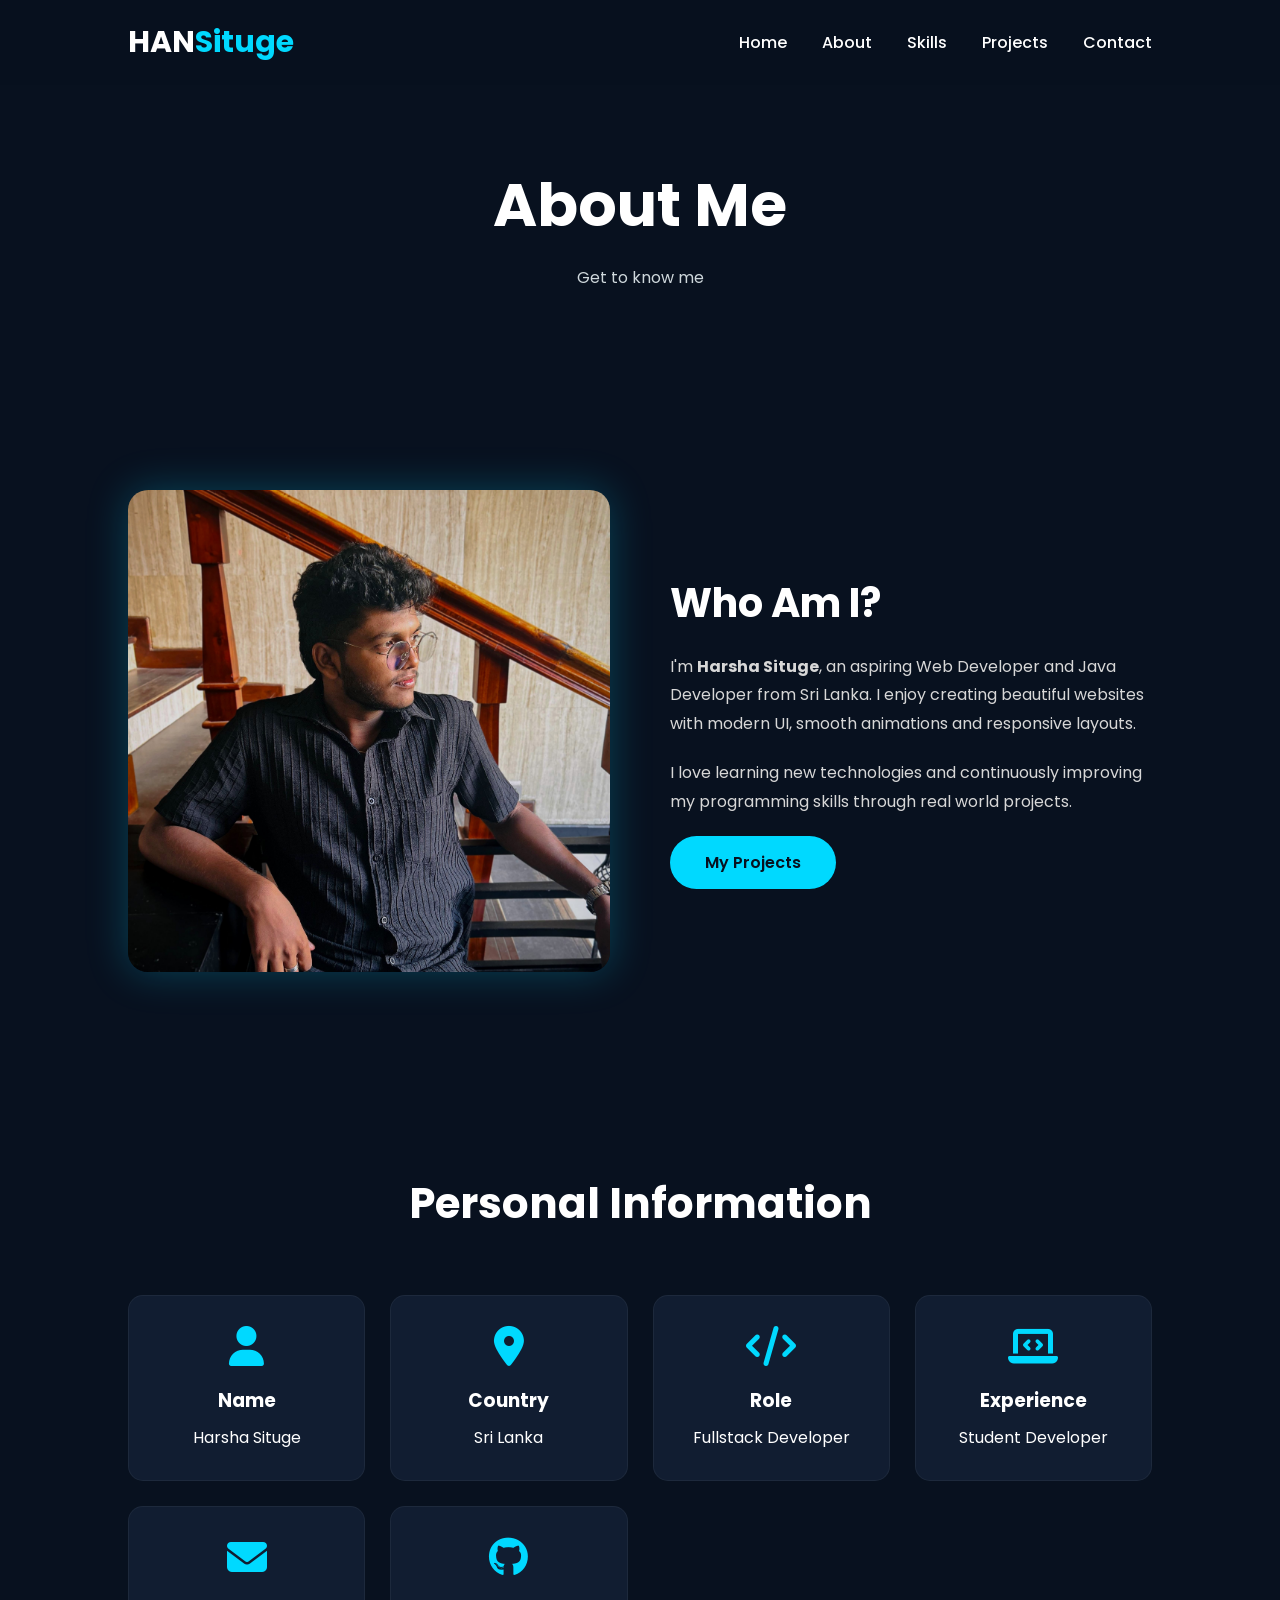
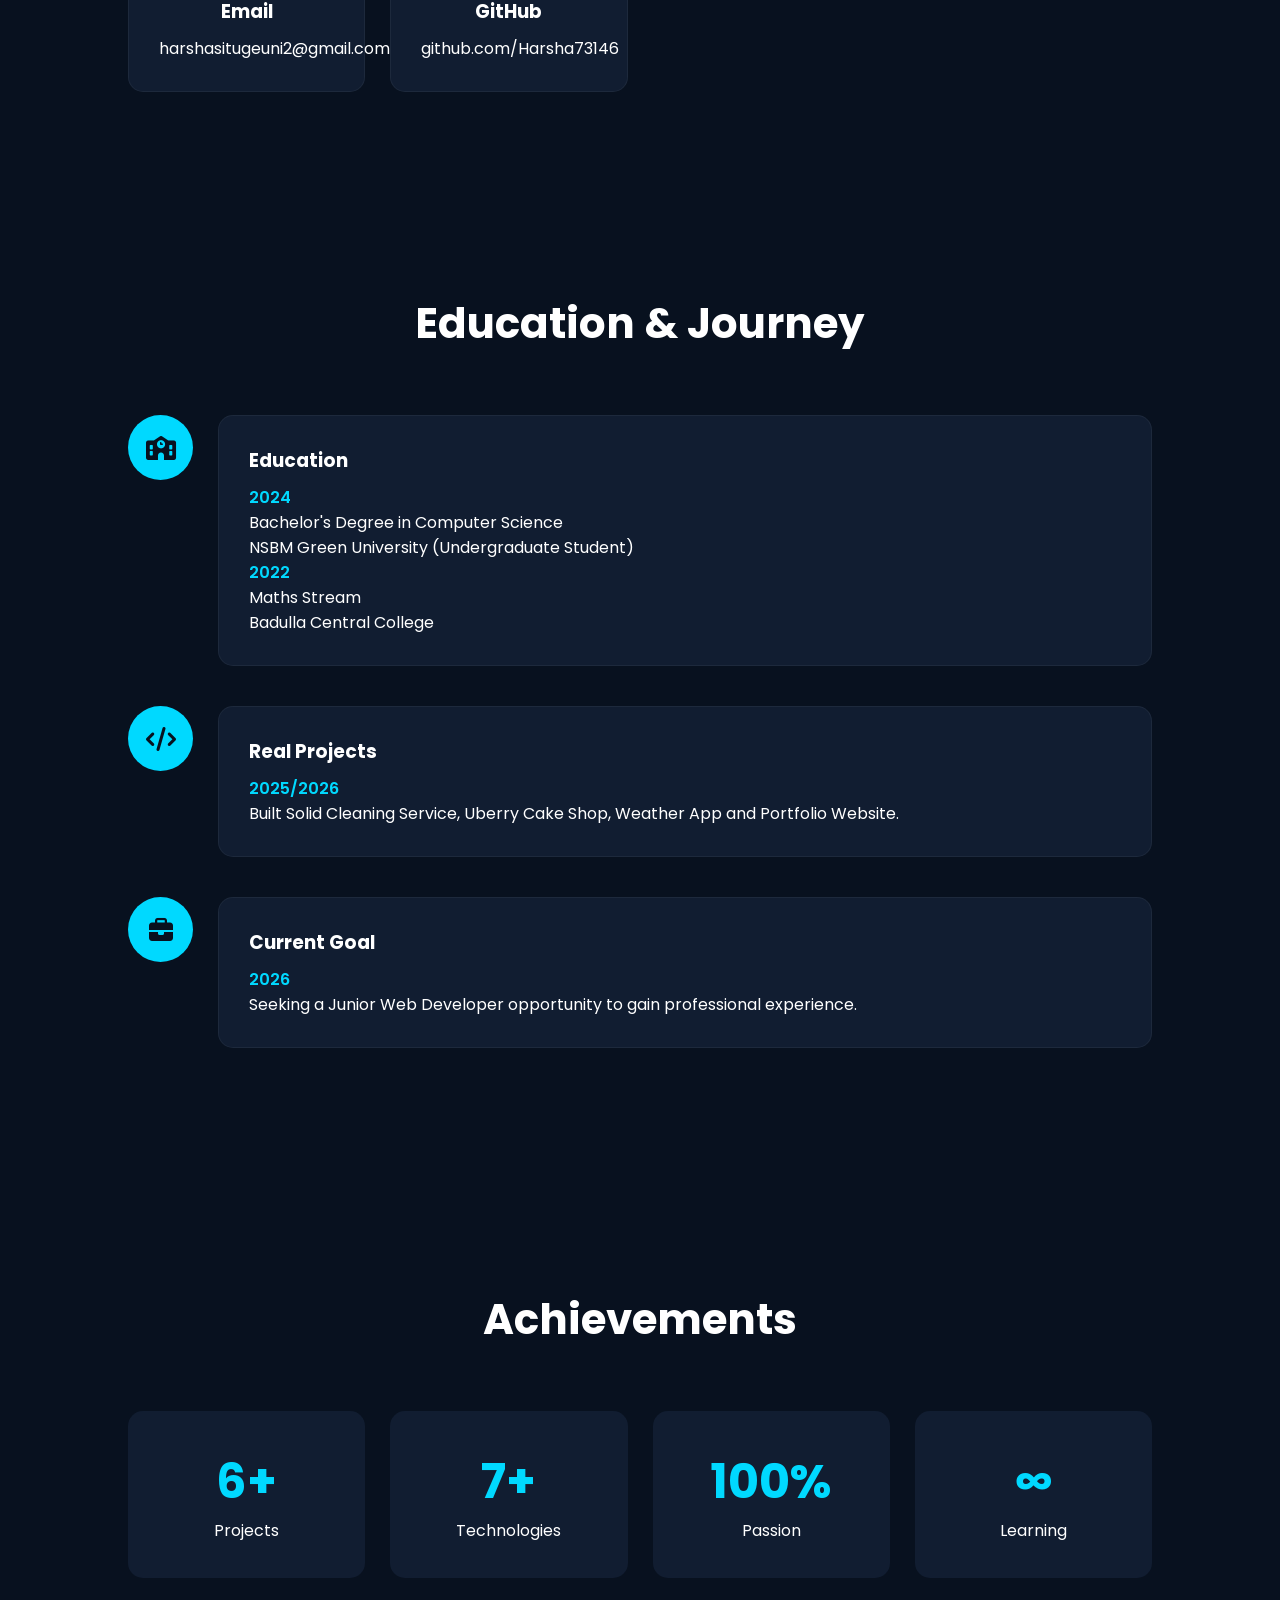
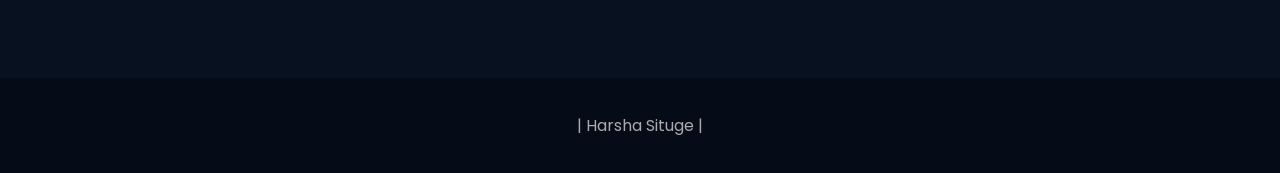
<file: about.html>
<!DOCTYPE html>
<html lang="en">

<head>

    <meta charset="UTF-8">
    <meta name="viewport" content="width=device-width, initial-scale=1.0">

    <title>About Me</title>
    <link rel="icon" type="image/png" href="icon.png">

    <link rel="stylesheet" href="style.css">

    <link href="https://fonts.googleapis.com/css2?family=Poppins:wght@300;400;500;600;700;800&display=swap" rel="stylesheet">

    <link rel="stylesheet"
        href="https://cdnjs.cloudflare.com/ajax/libs/font-awesome/6.6.0/css/all.min.css">

    <link rel="stylesheet"
        href="https://unpkg.com/aos@2.3.4/dist/aos.css">

</head>

<body>

<header>

    <div class="logo">
        HAN<span>Situge</span>
    </div>

    <nav>

        <a href="index.html">Home</a>
        <a href="about.html" class="active">About</a>
        <a href="skills.html">Skills</a>
        <a href="projects.html">Projects</a>
        <a href="contact.html">Contact</a>

    </nav>

    <div class="menu-btn">
        <i class="fa-solid fa-bars"></i>
    </div>

</header>


<section class="page-header">

    <h1 data-aos="fade-down">About Me</h1>

    <p data-aos="fade-up">

        Get to know me

    </p>

</section>


<section class="about-section">

<div class="about-image" data-aos="fade-right">

<img src="img/aboutme.jpg">

</div>


<div class="about-content" data-aos="fade-left">

<h2>Who Am I?</h2>

<p>

I'm <strong>Harsha Situge</strong>, an aspiring Web Developer
and Java Developer from Sri Lanka.

I enjoy creating beautiful websites with modern UI,
smooth animations and responsive layouts.

</p>

<p>

I love learning new technologies and continuously improving
my programming skills through real world projects.

</p>

<a href="projects.html" class="btn">

My Projects

</a>

</div>

</section>



<section class="information">

<h2 class="section-title">

Personal Information

</h2>

<div class="info-grid">


<div class="info-card">

<i class="fa-solid fa-user"></i>

<h3>Name</h3>

<p>Harsha Situge</p>

</div>


<div class="info-card">

<i class="fa-solid fa-location-dot"></i>

<h3>Country</h3>

<p>Sri Lanka</p>

</div>


<div class="info-card">

<i class="fa-solid fa-code"></i>

<h3>Role</h3>

<p>Fullstack Developer</p>

</div>


<div class="info-card">

<i class="fa-solid fa-laptop-code"></i>

<h3>Experience</h3>

<p>Student Developer</p>

</div>


<div class="info-card">

<i class="fa-solid fa-envelope"></i>

<h3>Email</h3>

<p>harshasitugeuni2@gmail.com</p>

</div>


<div class="info-card">

<i class="fa-brands fa-github"></i>

<h3>GitHub</h3>

<p>github.com/Harsha73146</p>

</div>

</div>

</section>



<section class="timeline">

<h2 class="section-title">

Education & Journey

</h2>


<div class="timeline-item" data-aos="fade-right">

<div class="timeline-icon">

<i class="fa-solid fa-school"></i>

</div>

<div class="timeline-content">

<h3>Education</h3>

<span>2024</span>

<p>

Bachelor's Degree in Computer Science<br>
 NSBM Green University (Undergraduate Student)

</p>
<span>2022</span>

<p>

Maths Stream <br>
Badulla Central College

</p>

</div>

</div>



<div class="timeline-item" data-aos="fade-left">

<div class="timeline-icon">

<i class="fa-solid fa-code"></i>

</div>

<div class="timeline-content">

<h3>Real Projects</h3>

<span>2025/2026</span>

<p>

Built Solid Cleaning Service,
Uberry Cake Shop,
Weather App and Portfolio Website.

</p>

</div>

</div>



<div class="timeline-item" data-aos="fade-right">

<div class="timeline-icon">

<i class="fa-solid fa-briefcase"></i>

</div>

<div class="timeline-content">

<h3>Current Goal</h3>

<span>2026</span>

<p>

Seeking a Junior Web Developer opportunity
to gain professional experience.

</p>

</div>

</div>

</section>



<section class="facts">

<h2 class="section-title">

Achievements

</h2>

<div class="facts-grid">


<div class="fact-card">

<h1>6+</h1>

<p>Projects</p>

</div>


<div class="fact-card">

<h1>7+</h1>

<p>Technologies</p>

</div>


<div class="fact-card">

<h1>100%</h1>

<p>Passion</p>

</div>


<div class="fact-card">

<h1>∞</h1>

<p>Learning</p>

</div>

</div>

</section>



<footer>

<p>

| Harsha Situge |

</p>

</footer>



<button id="topBtn">

<i class="fa-solid fa-arrow-up"></i>

</button>


<script src="https://unpkg.com/aos@2.3.4/dist/aos.js"></script>

<script src="script.js"></script>

</body>

</html>
</file>
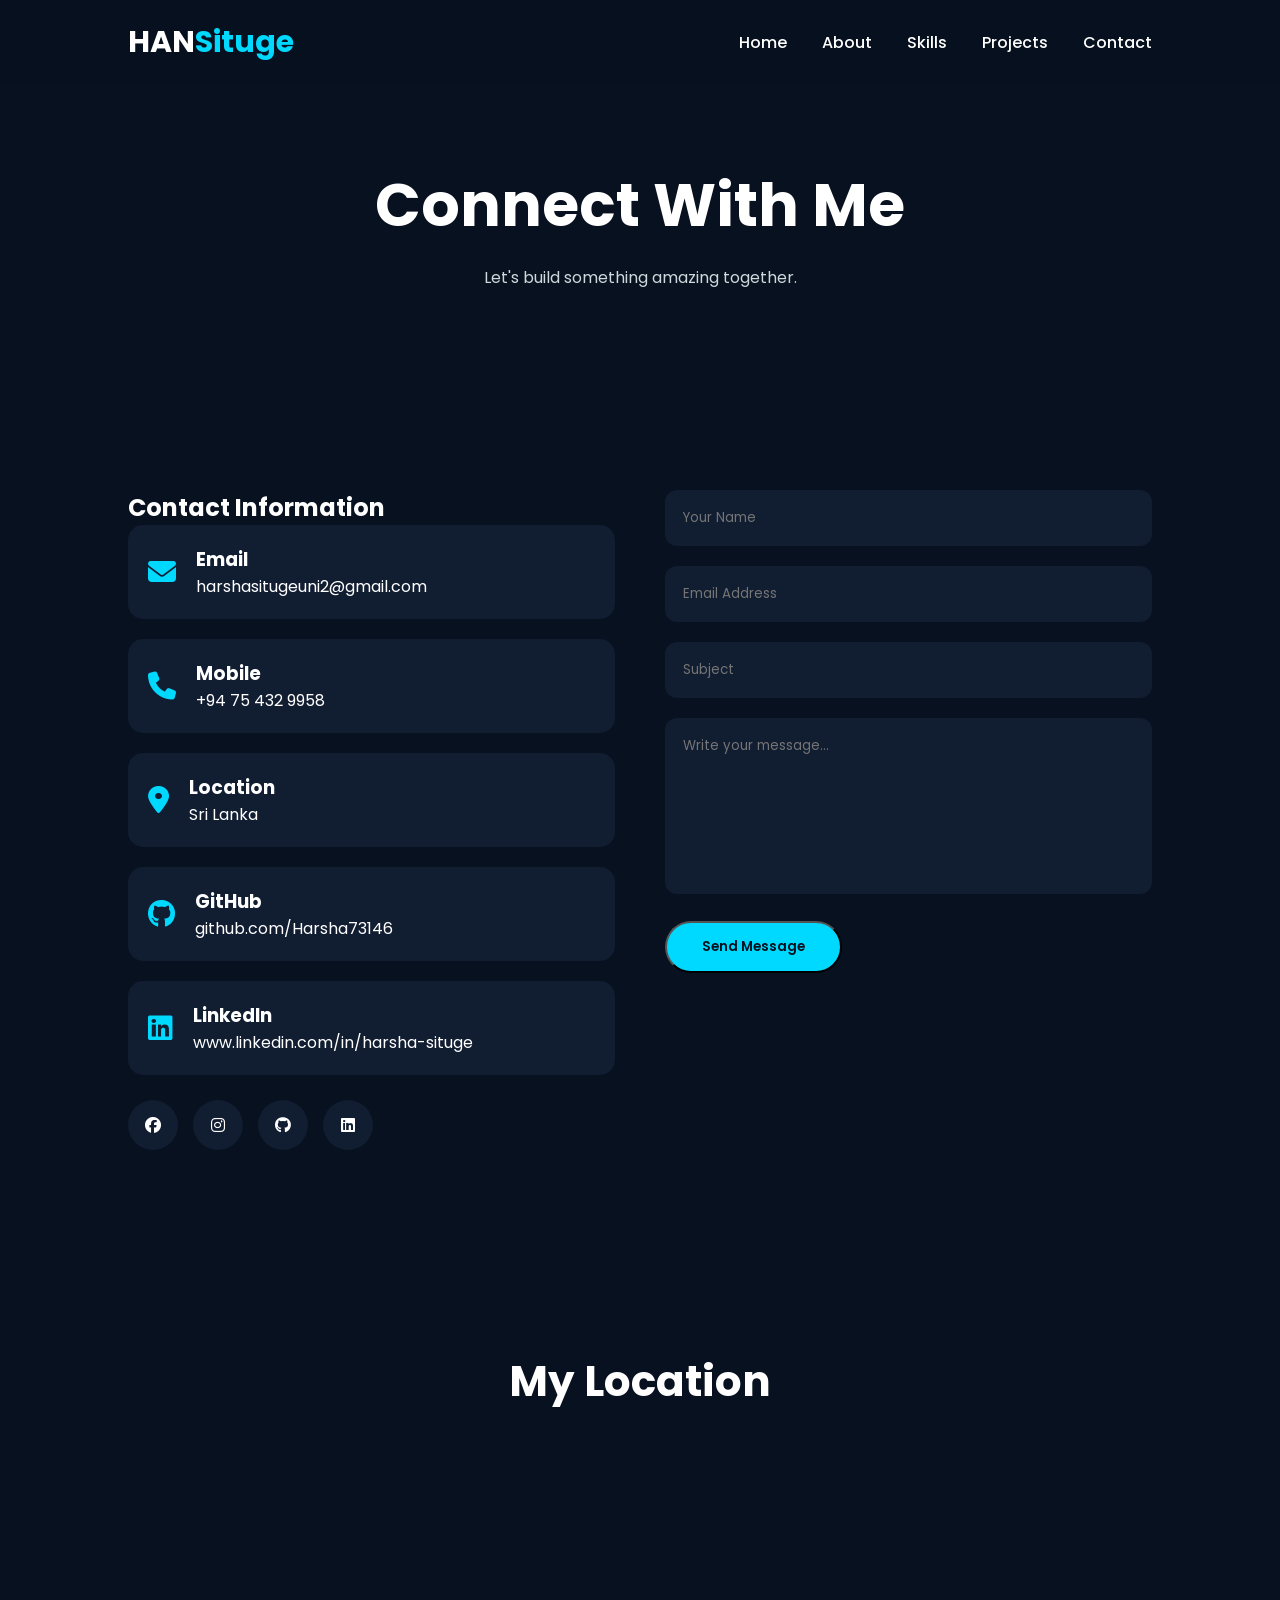
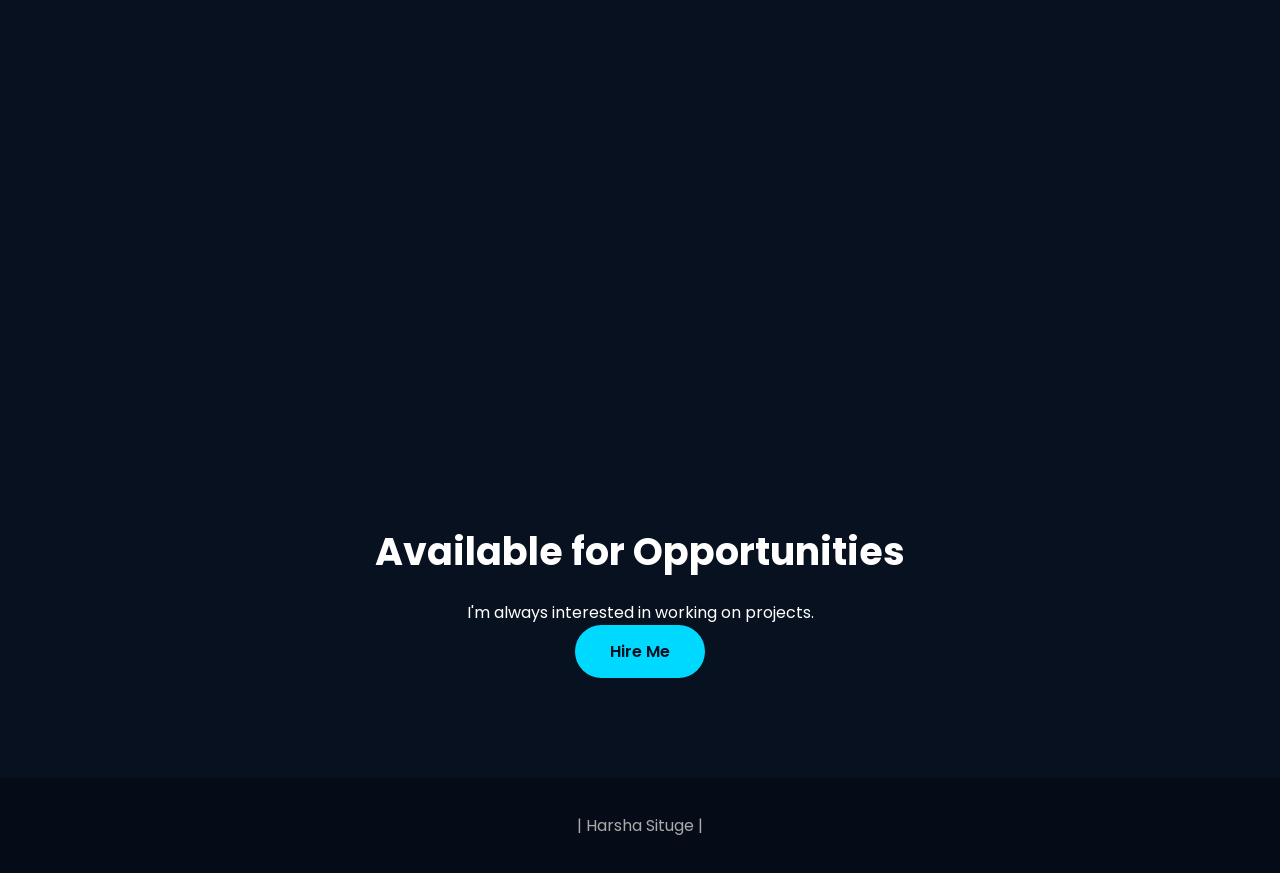
<file: contact.html>
<!DOCTYPE html>
<html lang="en">

<head>

<meta charset="UTF-8">
<meta name="viewport" content="width=device-width, initial-scale=1.0">

<title>Contact Me</title>
<link rel="icon" type="image/png" href="icon.png">

<link rel="stylesheet" href="style.css">

<link href="https://fonts.googleapis.com/css2?family=Poppins:wght@300;400;500;600;700;800&display=swap" rel="stylesheet">

<link rel="stylesheet"
href="https://cdnjs.cloudflare.com/ajax/libs/font-awesome/6.6.0/css/all.min.css">

<link rel="stylesheet"
href="https://unpkg.com/aos@2.3.4/dist/aos.css">

</head>

<body>

<header>

<div class="logo">
HAN<span>Situge</span>
</div>

<nav>

<a href="index.html">Home</a>

<a href="about.html">About</a>

<a href="skills.html">Skills</a>

<a href="projects.html">Projects</a>

<a href="contact.html" class="active">Contact</a>

</nav>

<div class="menu-btn">
<i class="fas fa-bars"></i>
</div>

</header>

<section class="page-header">

<h1 data-aos="fade-down">

Connect With Me

</h1>

<p data-aos="fade-up">

Let's build something amazing together.

</p>

</section>

<section class="contact-container">

<!-- Info-->

<div class="contact-info" data-aos="fade-right">

<h2>Contact Information</h2>

<div class="contact-card">

<i class="fas fa-envelope"></i>

<div>

<h3>Email</h3>

<p>harshasitugeuni2@gmail.com</p>

</div>

</div>

<div class="contact-card">

<i class="fas fa-phone"></i>

<div>

<h3>Mobile</h3>

<p>+94 75 432 9958</p>

</div>

</div>

<div class="contact-card">

<i class="fas fa-location-dot"></i>

<div>

<h3>Location</h3>

<p>Sri Lanka</p>

</div>

</div>

<div class="contact-card">

<i class="fab fa-github"></i>

<div>

<h3>GitHub</h3>

<p>github.com/Harsha73146</p>

</div>

</div>

<div class="contact-card">

<i class="fab fa-linkedin"></i>

<div>

<h3>LinkedIn</h3>

<p>www.linkedin.com/in/harsha-situge</p>

</div>

</div>

<div class="social-links">

<a href="#"><i class="fab fa-facebook"></i></a>

<a href="#"><i class="fab fa-instagram"></i></a>

<a href="https://github.com/Harsha73146"><i class="fab fa-github"></i></a>

<a href="www.linkedin.com/in/harsha-situge"><i class="fab fa-linkedin"></i></a>

</div>

</div>

<!--Form-->

<div class="contact-form" data-aos="fade-left">

<form>

<input
type="text"
placeholder="Your Name"
required>

<input
type="email"
placeholder="Email Address"
required>

<input
type="text"
placeholder="Subject"
required>

<textarea
placeholder="Write your message..."
rows="7"
required></textarea>

<button
type="submit"
class="btn">

Send Message

</button>

</form>

</div>

</section>

<!--Map-->

<section class="map-section">

<h2 class="section-title">

My Location

</h2>

<div class="map">

<iframe

src="https://www.google.com/maps?q=Sri+Lanka&output=embed"

allowfullscreen=""

loading="lazy">

</iframe>

</div>

</section>

<section class="hire-section">

<h2>

Available for Opportunities

</h2>

<p>

I'm always interested in working on projects.

</p>

<a href="mailto:harshasitugeuni2@gmail.com" class="btn">

Hire Me

</a>

</section>

<footer>

<p>

| Harsha Situge |

</p>

</footer>

<button id="topBtn">

<i class="fas fa-arrow-up"></i>

</button>

<script src="https://unpkg.com/aos@2.3.4/dist/aos.js"></script>

<script src="script.js"></script>

</body>

</html>
</file>
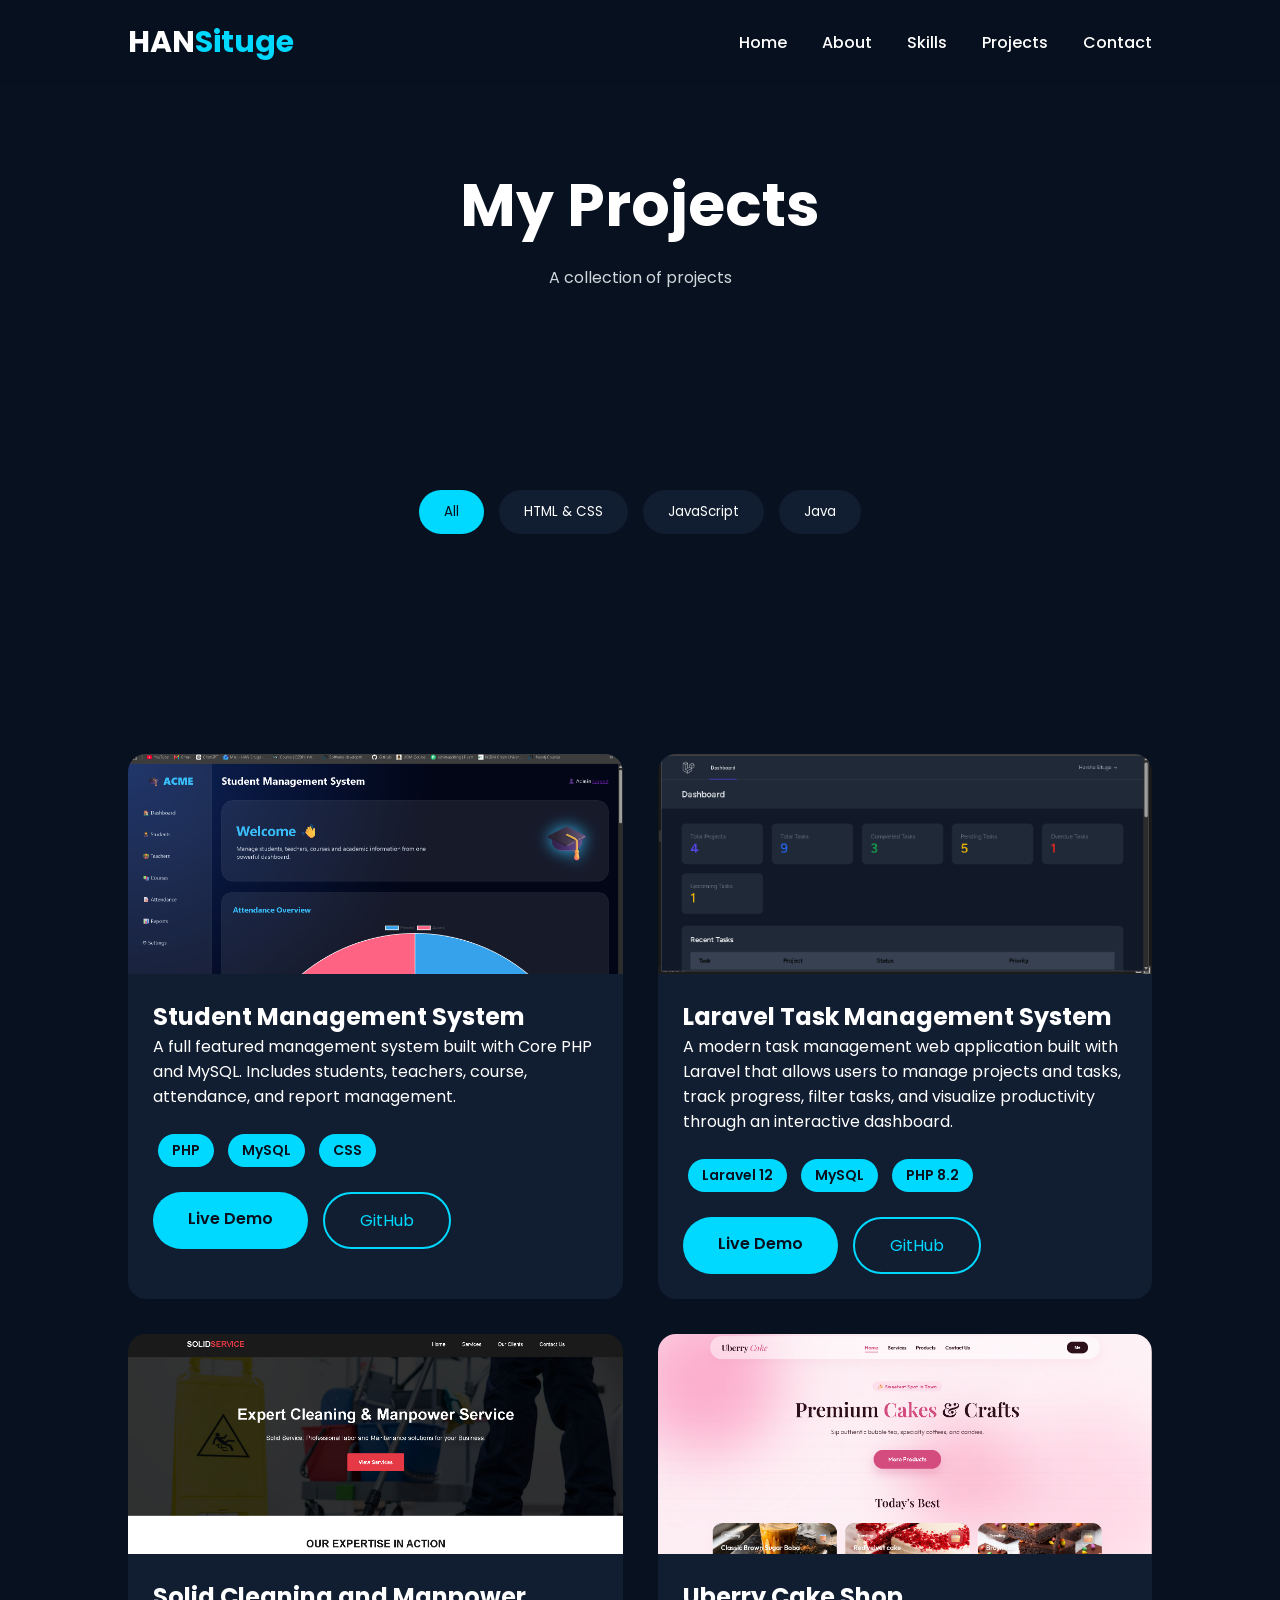
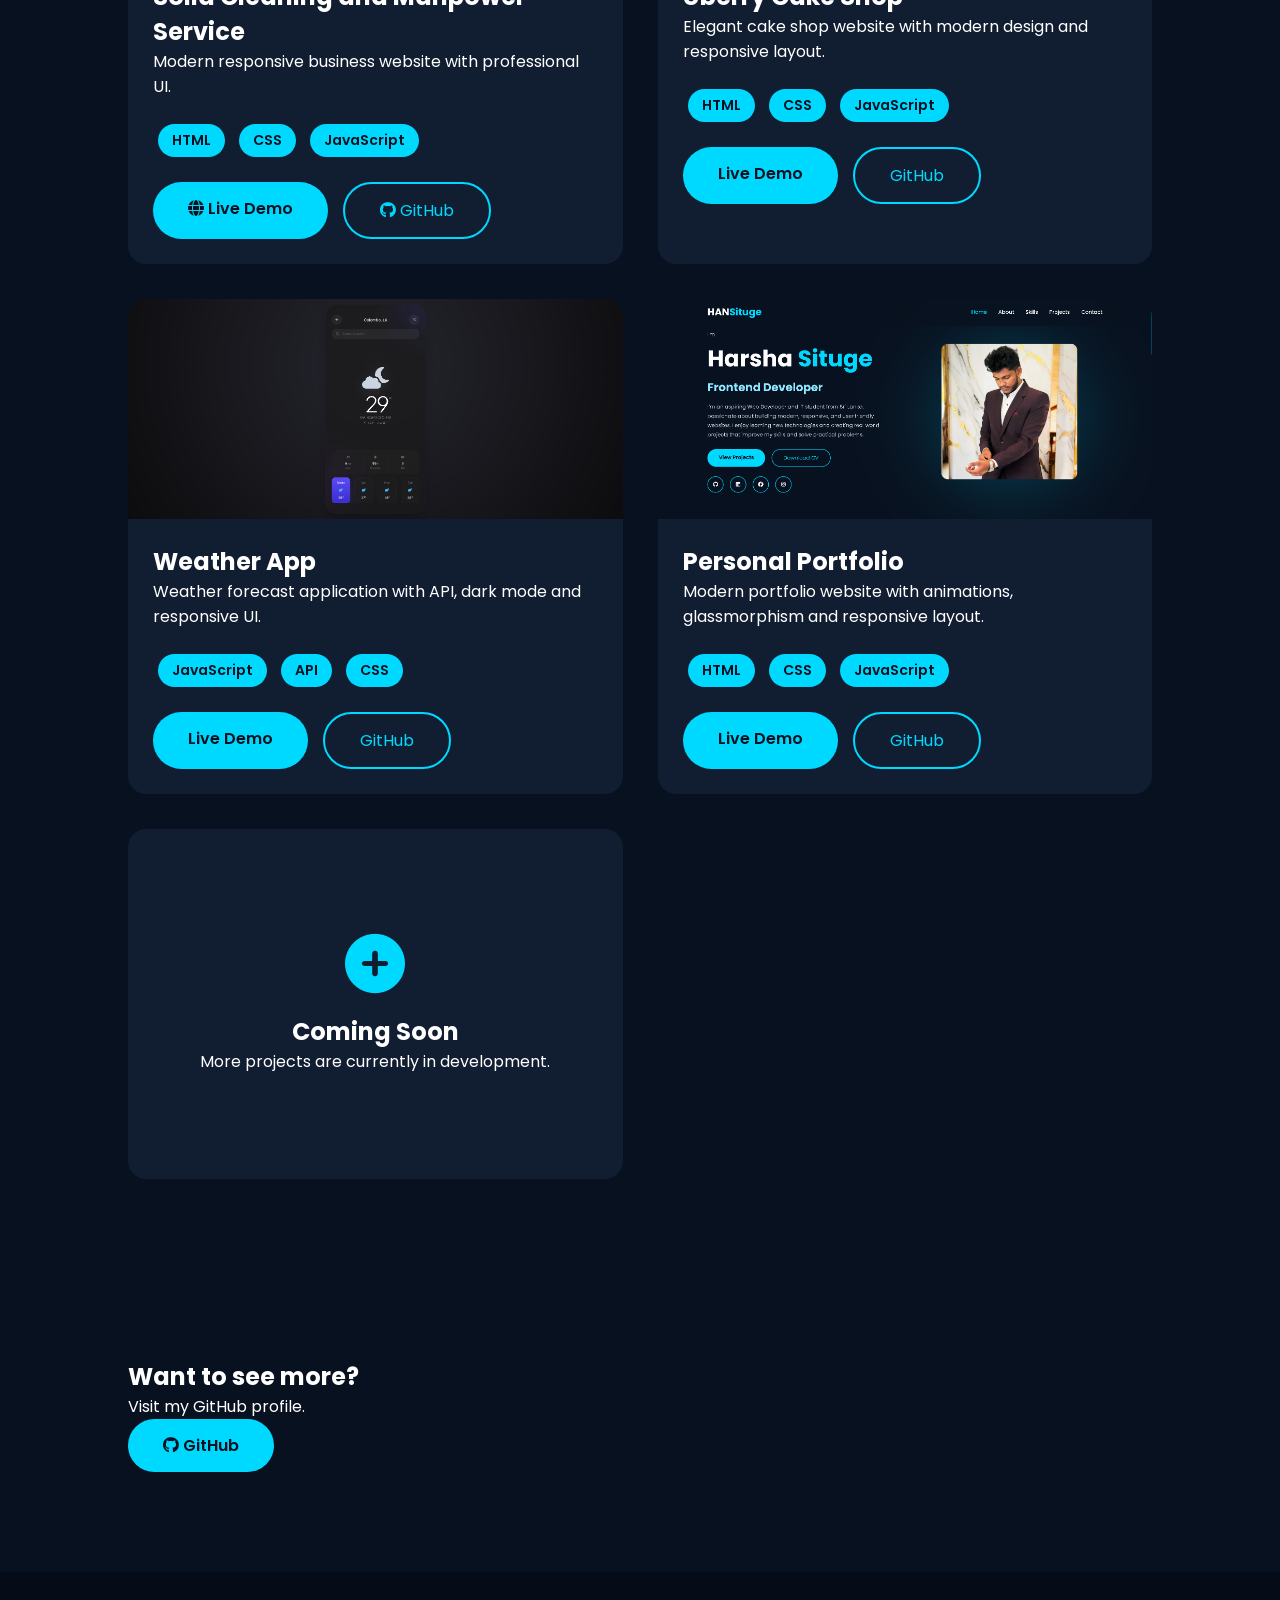
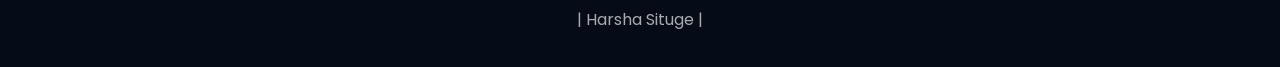
<file: projects.html>
<!DOCTYPE html>
<html lang="en">

<head>

<meta charset="UTF-8">
<meta name="viewport" content="width=device-width, initial-scale=1.0">

<title>My Projects</title>
<link rel="icon" type="image/png" href="icon.png">

<link rel="stylesheet" href="style.css">

<link href="https://fonts.googleapis.com/css2?family=Poppins:wght@300;400;500;600;700;800&display=swap" rel="stylesheet">

<link rel="stylesheet"
href="https://cdnjs.cloudflare.com/ajax/libs/font-awesome/6.6.0/css/all.min.css">

<link rel="stylesheet"
href="https://unpkg.com/aos@2.3.4/dist/aos.css">

</head>

<body>

<header>

<div class="logo">

HAN<span>Situge</span>

</div>

<nav>

<a href="index.html">Home</a>

<a href="about.html">About</a>

<a href="skills.html">Skills</a>

<a href="projects.html" class="active">Projects</a>

<a href="contact.html">Contact</a>

</nav>

<div class="menu-btn">

<i class="fa-solid fa-bars"></i>

</div>

</header>

<section class="page-header">

<h1 data-aos="fade-down">

My Projects

</h1>

<p data-aos="fade-up">

A collection of projects

</p>

</section>


<section class="filter-section">

<div class="filter-buttons">

<button class="filter-btn active">All</button>

<button class="filter-btn">HTML & CSS</button>

<button class="filter-btn">JavaScript</button>

<button class="filter-btn">Java</button>

</div>

</section>


<section class="projects-grid">

<!--SMS-->

<div class="project-card" data-aos="zoom-in">

<img src="img/SMS.png" alt="Student Management System">

<div class="project-content">

<h2>Student Management System</h2>

<p>

A full featured management system built with Core PHP and MySQL.
        Includes students, teachers, course, attendance, and report management.

</p>

<div class="tech-stack">

<span>PHP</span>

<span>MySQL</span>

<span>CSS</span>

</div>

<div class="project-links">

<a href="https://harsha73146.github.io/student-management-system/" class="btn">

Live Demo

</a>

<a href="https://github.com/Harsha73146" class="btn-outline">

GitHub

</a>

</div>

</div>

</div>

<!--task management system laravel-->

<div class="project-card" data-aos="zoom-in">

<img src="img/laravel.png" alt="Laravel Task Management System">

<div class="project-content">

<h2>Laravel Task Management System</h2>

<p>

A modern task management web application built with Laravel that allows users to manage projects and tasks, track progress, filter tasks, and visualize productivity through an interactive dashboard.

</p>

<div class="tech-stack">

<span>Laravel 12</span>

<span>MySQL</span>

<span>PHP 8.2</span>

</div>

<div class="project-links">

<a href="https://harsha73146.github.io/task-management-system/" class="btn">

Live Demo

</a>

<a href="https://github.com/Harsha73146" class="btn-outline">

GitHub

</a>

</div>

</div>

</div>

<!--solid-->

<div class="project-card" data-aos="zoom-in">

<img src="img/solid home page.png" alt="Solid Cleaning Service">

<div class="project-content">

<h2>Solid Cleaning and Manpower Service</h2>

<p>

Modern responsive business website with
professional UI.

</p>

<div class="tech-stack">

<span>HTML</span>

<span>CSS</span>

<span>JavaScript</span>

</div>

<div class="project-links">

<a href="https://harsha73146.github.io/Solid-Service/" class="btn">

<i class="fas fa-globe"></i>

Live Demo

</a>

<a href="https://github.com/Harsha73146" class="btn-outline">

<i class="fab fa-github"></i>

GitHub

</a>

</div>

</div>

</div>

<!--uberry-->

<div class="project-card" data-aos="zoom-in">

<img src="img/uberyy cakeshop home.png" alt="Cake Shop">

<div class="project-content">

<h2>Uberry Cake Shop</h2>

<p>

Elegant cake shop website with modern design
and responsive layout.

</p>

<div class="tech-stack">

<span>HTML</span>

<span>CSS</span>

<span>JavaScript</span>

</div>

<div class="project-links">

<a href="https://harsha73146.github.io/Uberry-Fancy-Cake-Shop/" class="btn">

Live Demo

</a>

<a href="https://github.com/Harsha73146" class="btn-outline">

GitHub

</a>

</div>

</div>

</div>

<!--weather app-->

<div class="project-card" data-aos="zoom-in">

<img src="img/weather app.png" alt="Weather App">

<div class="project-content">

<h2>Weather App</h2>

<p>

Weather forecast application with API,
dark mode and responsive UI.

</p>

<div class="tech-stack">

<span>JavaScript</span>

<span>API</span>

<span>CSS</span>

</div>

<div class="project-links">

<a href="https://harsha73146.github.io/Weather-App/" class="btn">

Live Demo

</a>

<a href="https://github.com/Harsha73146" class="btn-outline">

GitHub

</a>

</div>

</div>

</div>

<!--Portfolio-->

<div class="project-card" data-aos="zoom-in">

<img src="img/portfolio.png" alt="Portfolio">

<div class="project-content">

<h2>Personal Portfolio</h2>

<p>

Modern portfolio website with animations,
glassmorphism and responsive layout.

</p>

<div class="tech-stack">

<span>HTML</span>

<span>CSS</span>

<span>JavaScript</span>

</div>

<div class="project-links">

<a href="#" class="btn">

Live Demo

</a>

<a href="https://github.com/Harsha73146" class="btn-outline">

GitHub

</a>

</div>

</div>

</div>


<!--next proje-->

<div class="project-card future" data-aos="zoom-in">

<div class="future-content">

<i class="fas fa-plus-circle"></i>

<h2>Coming Soon</h2>

<p>

More projects are currently in development.

</p>

</div>

</div>

</section>

<!-- GitHub Section -->

<section class="github-section">

<h2>

Want to see more?

</h2>

<p>

Visit my GitHub profile.

</p>

<a href="https://github.com/Harsha73146" target="_blank" class="btn">

<i class="fab fa-github"></i>

 GitHub

</a>

</section>

<footer>

<p>

| Harsha Situge |

</p>

</footer>

<button id="topBtn">

<i class="fas fa-arrow-up"></i>

</button>

<script src="https://unpkg.com/aos@2.3.4/dist/aos.js"></script>

<script src="script.js"></script>

</body>

</html>
</file>
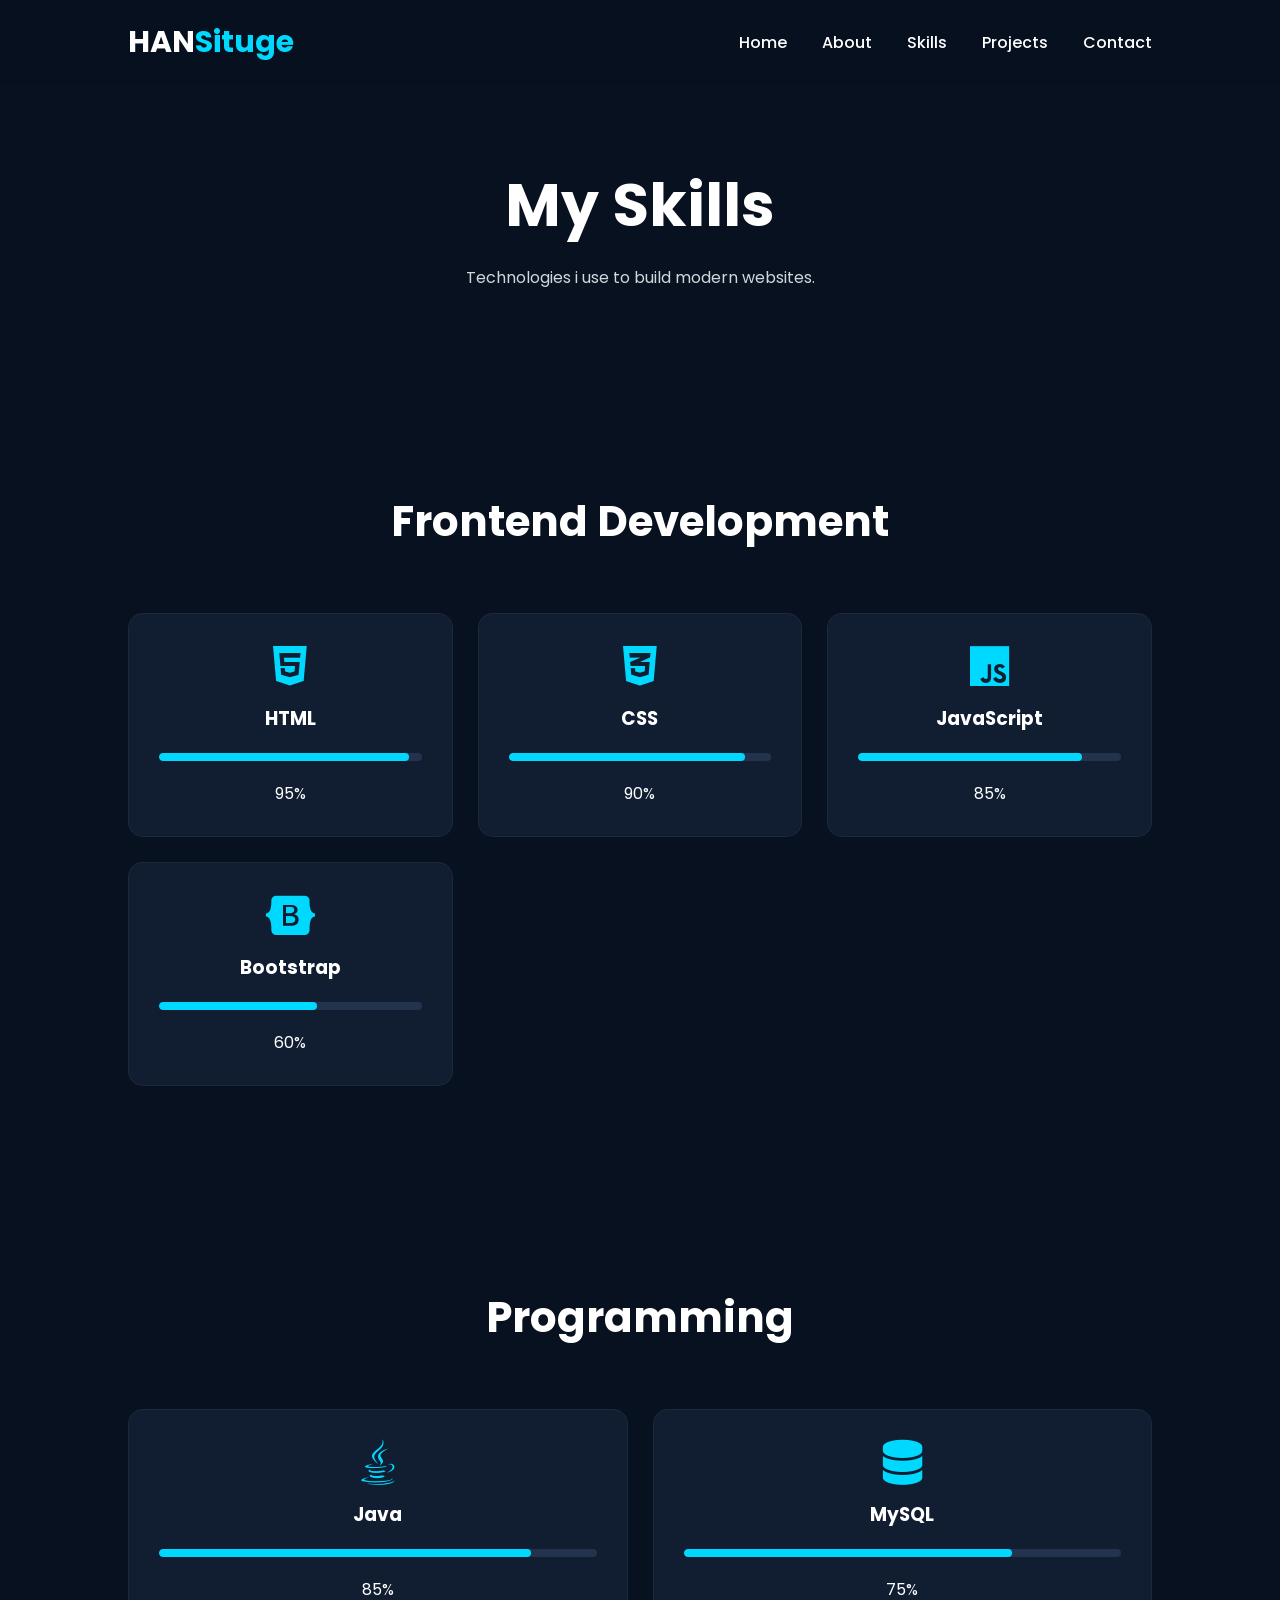
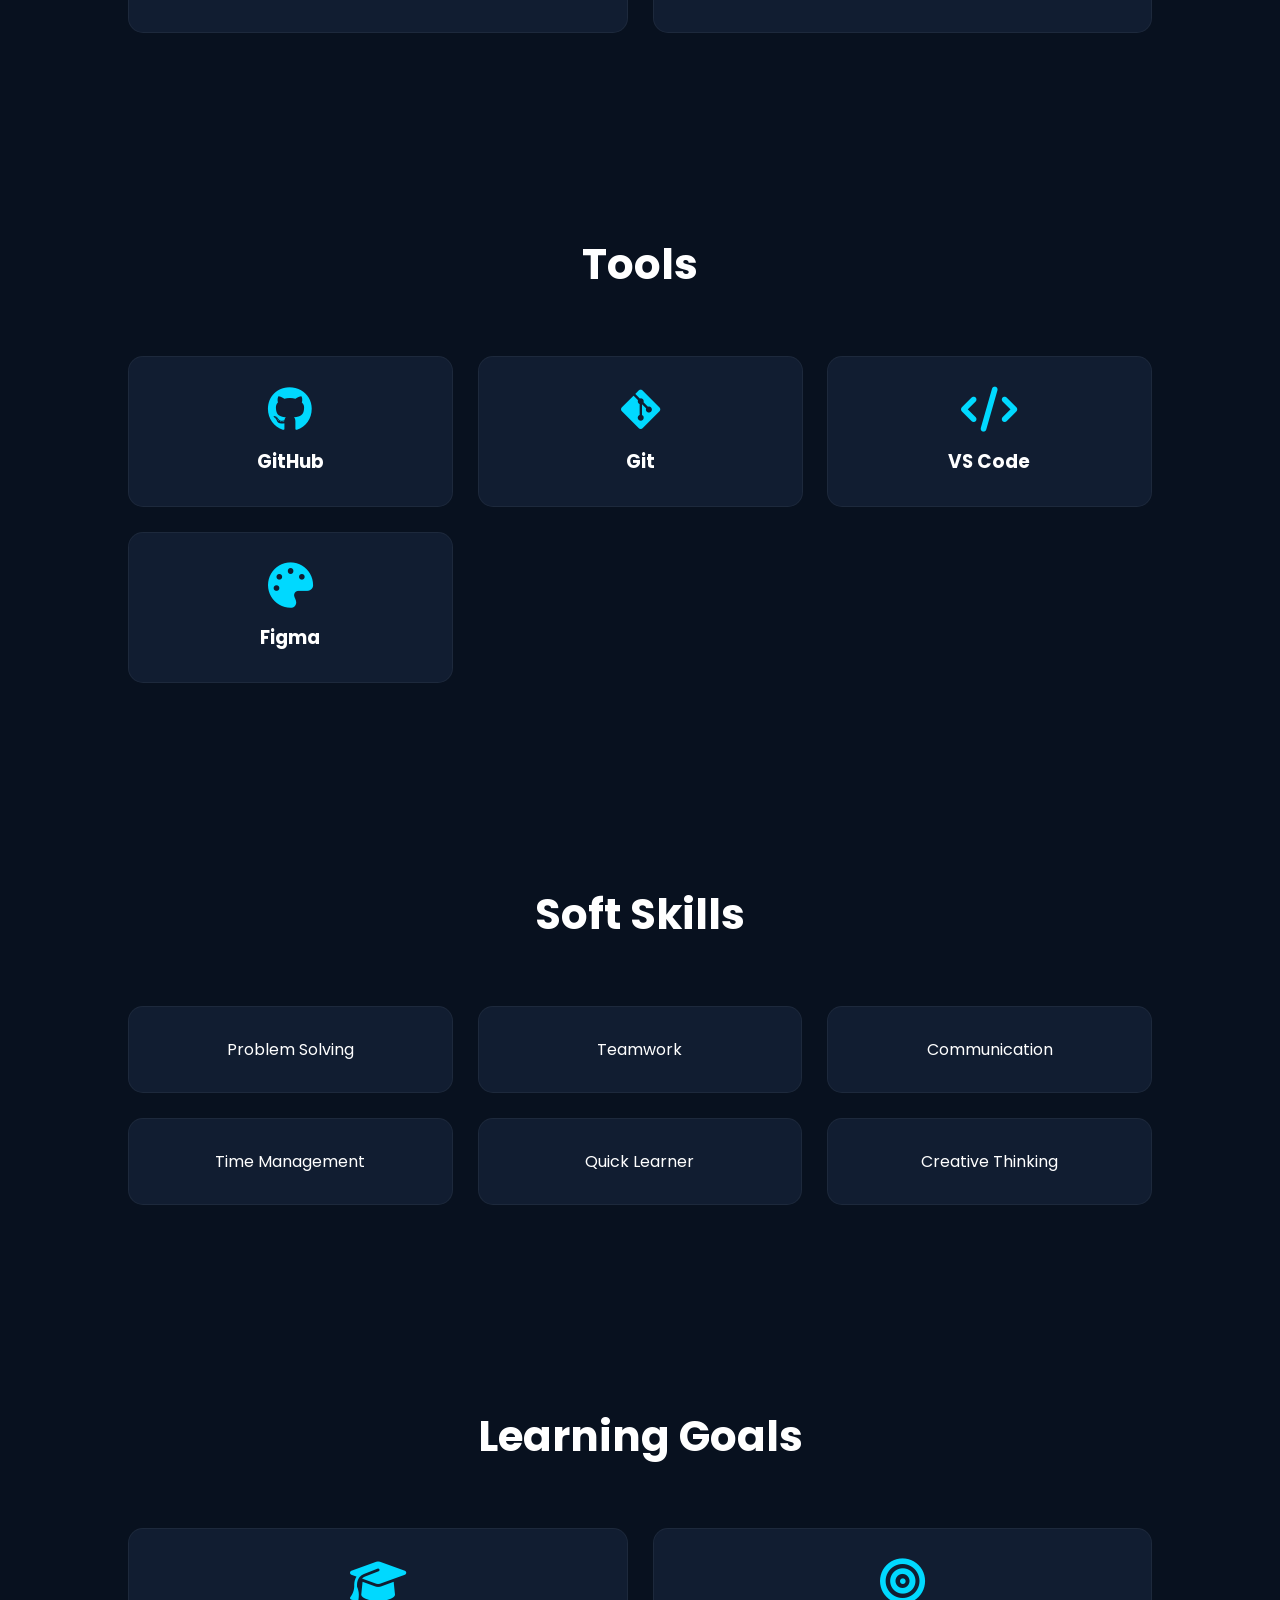
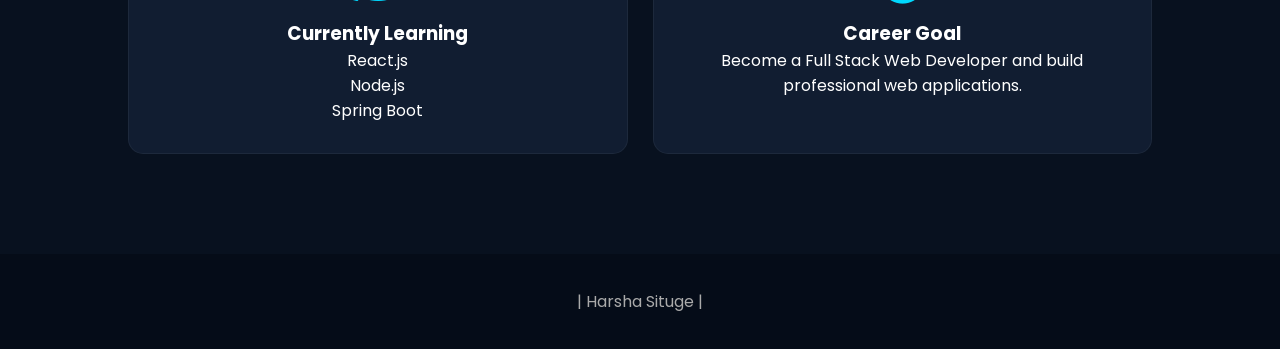
<file: skills.html>
<!DOCTYPE html>
<html lang="en">

<head>

    <meta charset="UTF-8">
    <meta name="viewport" content="width=device-width, initial-scale=1.0">

    <title>My Skills</title>
    <link rel="icon" type="image/png" href="icon.png">

    <link rel="stylesheet" href="style.css">

    <link href="https://fonts.googleapis.com/css2?family=Poppins:wght@300;400;500;600;700;800&display=swap" rel="stylesheet">

    <link rel="stylesheet"
        href="https://cdnjs.cloudflare.com/ajax/libs/font-awesome/6.6.0/css/all.min.css">

    <link rel="stylesheet"
        href="https://unpkg.com/aos@2.3.4/dist/aos.css">

</head>

<body>

<header>

    <div class="logo">
        HAN<span>Situge</span>
    </div>

    <nav>

        <a href="index.html">Home</a>
        <a href="about.html">About</a>
        <a href="skills.html" class="active">Skills</a>
        <a href="projects.html">Projects</a>
        <a href="contact.html">Contact</a>

    </nav>

    <div class="menu-btn">
        <i class="fa-solid fa-bars"></i>
    </div>

</header>

<section class="page-header">

<h1 data-aos="fade-down">My Skills</h1>

<p data-aos="fade-up">

Technologies i use to build modern websites.

</p>

</section>

<!--Frontend-->

<section class="skills-section">

<h2 class="section-title">

Frontend Development

</h2>

<div class="skills-grid">

<div class="skill-card" data-aos="zoom-in">
<i class="fab fa-html5"></i>
<h3>HTML</h3>
<div class="progress"><span style="width:95%"></span></div>
<p>95%</p>
</div>

<div class="skill-card" data-aos="zoom-in">
<i class="fab fa-css3-alt"></i>
<h3>CSS</h3>
<div class="progress"><span style="width:90%"></span></div>
<p>90%</p>
</div>

<div class="skill-card" data-aos="zoom-in">
<i class="fab fa-js"></i>
<h3>JavaScript</h3>
<div class="progress"><span style="width:85%"></span></div>
<p>85%</p>
</div>

<div class="skill-card" data-aos="zoom-in">
<i class="fab fa-bootstrap"></i>
<h3>Bootstrap</h3>
<div class="progress"><span style="width:60%"></span></div>
<p>60%</p>
</div>

</div>

</section>

<!--Programming-->

<section class="skills-section">

<h2 class="section-title">

Programming

</h2>

<div class="skills-grid">

<div class="skill-card" data-aos="zoom-in">
<i class="fa-brands fa-java"></i>
<h3>Java</h3>
<div class="progress"><span style="width:85%"></span></div>
<p>85%</p>
</div>

<div class="skill-card" data-aos="zoom-in">
<i class="fas fa-database"></i>
<h3>MySQL</h3>
<div class="progress"><span style="width:75%"></span></div>
<p>75%</p>
</div>

</div>

</section>

<!--Tools-->

<section class="skills-section">

<h2 class="section-title">

Tools

</h2>

<div class="tools-grid">

<div class="tool-card" data-aos="flip-left">
<i class="fab fa-github"></i>
<h3>GitHub</h3>
</div>

<div class="tool-card" data-aos="flip-left">
<i class="fab fa-git-alt"></i>
<h3>Git</h3>
</div>

<div class="tool-card" data-aos="flip-left">
<i class="fas fa-code"></i>
<h3>VS Code</h3>
</div>

<div class="tool-card" data-aos="flip-left">
<i class="fas fa-palette"></i>
<h3>Figma</h3>
</div>

</div>

</section>

<!--Skills-->

<section class="skills-section">

<h2 class="section-title">

Soft Skills

</h2>

<div class="soft-grid">

<div class="soft-card">Problem Solving</div>
<div class="soft-card">Teamwork</div>
<div class="soft-card">Communication</div>
<div class="soft-card">Time Management</div>
<div class="soft-card">Quick Learner</div>
<div class="soft-card">Creative Thinking</div>

</div>

</section>

<!--Certification-->

<section class="skills-section">

<h2 class="section-title">

Learning Goals

</h2>

<div class="goal-container">

<div class="goal-card">

<i class="fas fa-graduation-cap"></i>

<h3>Currently Learning</h3>

<p>

React.js <br>
Node.js <br>
Spring Boot

</p>

</div>

<div class="goal-card">

<i class="fas fa-bullseye"></i>

<h3>Career Goal</h3>

<p>

Become a Full Stack Web Developer and build
professional web applications.

</p>

</div>

</div>

</section>

<footer>

<p>

| Harsha Situge |

</p>

</footer>

<button id="topBtn">

<i class="fa-solid fa-arrow-up"></i>

</button>

<script src="https://unpkg.com/aos@2.3.4/dist/aos.js"></script>

<script src="script.js"></script>

</body>

</html>
</file>
<file: style.css>
@import url('https://fonts.googleapis.com/css2?family=Poppins:wght@300;400;500;600;700;800&display=swap');


*{
    margin:0;
    padding:0;
    box-sizing:border-box;
    font-family:'Poppins',sans-serif;
    scroll-behavior:smooth;
}

body{
    background:#08111f;
    color:#fff;
    overflow-x:hidden;
}

a{
    text-decoration:none;
    color:white;
}

img{
    width:100%;
    display:block;
}

section{
    padding:100px 10%;
}

.section-title{
    text-align:center;
    font-size:42px;
    margin-bottom:60px;
    color:#fff;
}


::-webkit-scrollbar{
    width:10px;
}

::-webkit-scrollbar-track{
    background:#08111f;
}

::-webkit-scrollbar-thumb{
    background:#00d9ff;
    border-radius:20px;
}


header{

    position:fixed;
    top:0;
    left:0;
    width:100%;
    padding:20px 10%;
    display:flex;
    justify-content:space-between;
    align-items:center;
    background:rgba(8,17,31,.8);
    backdrop-filter:blur(20px);
    z-index:999;

}

.logo{

    font-size:30px;
    font-weight:700;

}

.logo span{

    color:#00d9ff;

}

nav{

    display:flex;
    gap:35px;

}

nav a{

    transition:.4s;
    font-weight:500;

}

nav a:hover,
nav a.active{

    color:#00d9ff;

}

.menu-btn{

    display:none;
    font-size:28px;
    cursor:pointer;

}


.btn{

    display:inline-block;
    padding:14px 35px;
    background:#00d9ff;
    color:#08111f;
    border-radius:40px;
    font-weight:600;
    transition:.4s;

}

.btn:hover{

    transform:translateY(-5px);
    box-shadow:0 0 25px #00d9ff;

}

.btn-outline{

    display:inline-block;
    padding:14px 35px;
    border:2px solid #00d9ff;
    color:#00d9ff;
    border-radius:40px;
    transition:.4s;

}

.btn-outline:hover{

    background:#00d9ff;
    color:#08111f;

}


.hero{

    min-height:100vh;
    display:flex;
    align-items:center;
    justify-content:space-between;
    gap:70px;

}

.hero-text{

    flex:1;

}

.hero-text h1{

    font-size:70px;
    margin:10px 0;

}

.hero-text h1 span{

    color:#00d9ff;

}

.hero-text h2{

    font-size:35px;
    color:#8de9ff;
    margin-bottom:20px;

}

.description{

    color:#cfd8dc;
    line-height:1.8;
    margin-bottom:30px;

}

.hero-buttons{

    display:flex;
    gap:20px;
    margin-bottom:30px;

}

.social-icons{

    display:flex;
    gap:20px;

}

.social-icons a{

    width:50px;
    height:50px;
    border:2px solid #00d9ff;
    display:flex;
    justify-content:center;
    align-items:center;
    border-radius:50%;
    transition:.4s;

}

.social-icons a:hover{

    background:#00d9ff;
    color:#08111f;
    transform:translateY(-8px);

}

.hero-image{

    flex:1;
    position:relative;
    display:flex;
    justify-content:center;

}

.hero-image img{

    width:420px;
    border-radius:20px;
    z-index:10;

}

.glow-circle{

    width:450px;
    height:450px;
    background:#00d9ff;
    position:absolute;
    border-radius:50%;
    filter:blur(120px);
    opacity:.25;

}


.page-header{

    text-align:center;
    padding-top:160px;

}

.page-header h1{

    font-size:60px;
    margin-bottom:15px;

}

.page-header p{

    color:#cfd8dc;

}


.about-section{

    display:grid;
    grid-template-columns:1fr 1fr;
    gap:60px;
    align-items:center;

}

.about-image img{

    border-radius:20px;
    box-shadow:0 0 40px rgba(0,217,255,.25);

}

.about-content h2{

    font-size:40px;
    margin-bottom:20px;

}

.about-content p{

    line-height:1.8;
    margin-bottom:20px;
    color:#d7d7d7;

}


.info-grid{

    display:grid;
    grid-template-columns:repeat(auto-fit,minmax(220px,1fr));
    gap:25px;
    margin-top:40px;

}

.info-card{

    background:#111d31;
    padding:30px;
    border-radius:15px;
    text-align:center;
    transition:.4s;
    border:1px solid rgba(255,255,255,.05);

}

.info-card:hover{

    transform:translateY(-10px);
    box-shadow:0 0 30px rgba(0,217,255,.25);

}

.info-card i{

    font-size:40px;
    color:#00d9ff;
    margin-bottom:20px;

}

.info-card h3{

    margin-bottom:10px;

}


.timeline{
    padding:100px 10%;
}

.timeline-item{
    display:flex;
    align-items:flex-start;
    gap:25px;
    margin-bottom:40px;
}

.timeline-icon{
    width:65px;
    height:65px;
    background:#00d9ff;
    color:#08111f;
    border-radius:50%;
    display:flex;
    justify-content:center;
    align-items:center;
    font-size:24px;
    flex-shrink:0;
}

.timeline-content{
    flex:1;
    background:#111d31;
    padding:30px;
    border-radius:15px;
    border:1px solid rgba(255,255,255,.05);
}

.timeline-content h3{
    margin-bottom:10px;
}

.timeline-content span{
    color:#00d9ff;
    font-weight:600;
}


.facts-grid{
    display:grid;
    grid-template-columns:repeat(auto-fit,minmax(220px,1fr));
    gap:25px;
}

.fact-card{
    background:#111d31;
    padding:35px;
    border-radius:15px;
    text-align:center;
    transition:.4s;
}

.fact-card:hover{
    transform:translateY(-10px);
    box-shadow:0 0 25px rgba(0,217,255,.4);
}

.fact-card h1{
    color:#00d9ff;
    font-size:48px;
}


.skills-grid,
.tools-grid,
.soft-grid{
    display:grid;
    grid-template-columns:repeat(auto-fit,minmax(250px,1fr));
    gap:25px;
}

.skill-card,
.tool-card,
.soft-card,
.goal-card{
    background:#111d31;
    border-radius:15px;
    padding:30px;
    text-align:center;
    transition:.4s;
    border:1px solid rgba(255,255,255,.05);
}

.skill-card:hover,
.tool-card:hover,
.soft-card:hover,
.goal-card:hover{
    transform:translateY(-10px);
    box-shadow:0 0 25px rgba(0,217,255,.4);
}

.skill-card i,
.tool-card i,
.goal-card i{
    font-size:45px;
    color:#00d9ff;
    margin-bottom:15px;
}

.progress{
    width:100%;
    height:8px;
    background:#23334d;
    border-radius:20px;
    margin:20px 0;
    overflow:hidden;
}

.progress span{
    display:block;
    height:100%;
    background:#00d9ff;
    border-radius:20px;
}

.goal-container{
    display:grid;
    grid-template-columns:repeat(auto-fit,minmax(300px,1fr));
    gap:25px;
}


.filter-buttons{
    display:flex;
    justify-content:center;
    gap:15px;
    flex-wrap:wrap;
    margin-bottom:40px;
}

.filter-btn{
    padding:12px 25px;
    border:none;
    border-radius:30px;
    cursor:pointer;
    background:#111d31;
    color:#fff;
    transition:.4s;
}

.filter-btn:hover,
.filter-btn.active{
    background:#00d9ff;
    color:#08111f;
}

.projects-grid{
    display:grid;
    grid-template-columns:repeat(auto-fit,minmax(350px,1fr));
    gap:35px;
    padding:80px 10%;
}

.project-card{
    background:#111d31;
    border-radius:18px;
    overflow:hidden;
    transition:.4s;
}

.project-card:hover{
    transform:translateY(-10px);
    box-shadow:0 0 30px rgba(0,217,255,.4);
}

.project-card img{
    height:220px;
    object-fit:cover;
}

.project-content{
    padding:25px;
}

.tech-stack{
    margin:20px 0;
}

.tech-stack span{
    display:inline-block;
    background:#00d9ff;
    color:#08111f;
    padding:6px 14px;
    border-radius:30px;
    margin:5px;
    font-size:14px;
    font-weight:600;
}

.project-links{
    display:flex;
    gap:15px;
}

.future{
    display:flex;
    justify-content:center;
    align-items:center;
    min-height:350px;
}

.future-content{
    text-align:center;
}

.future-content i{
    font-size:60px;
    color:#00d9ff;
    margin-bottom:20px;
}


.contact-container{
    display:grid;
    grid-template-columns:1fr 1fr;
    gap:50px;
    padding:100px 10%;
}

.contact-card{
    display:flex;
    gap:20px;
    align-items:center;
    background:#111d31;
    padding:20px;
    margin-bottom:20px;
    border-radius:15px;
}

.contact-card i{
    font-size:28px;
    color:#00d9ff;
}

.social-links{
    display:flex;
    gap:15px;
    margin-top:25px;
}

.social-links a{
    width:50px;
    height:50px;
    border-radius:50%;
    display:flex;
    justify-content:center;
    align-items:center;
    background:#111d31;
    transition:.4s;
}

.social-links a:hover{
    background:#00d9ff;
    color:#08111f;
}

.contact-form input,
.contact-form textarea{
    width:100%;
    background:#111d31;
    color:white;
    border:none;
    padding:18px;
    border-radius:12px;
    margin-bottom:20px;
}

.contact-form textarea{
    resize:none;
}

.map{
    width:100%;
    height:450px;
    border-radius:15px;
    overflow:hidden;
}

.map iframe{
    width:100%;
    height:100%;
    border:none;
}

.hire-section{
    text-align:center;
}

.hire-section h2{
    font-size:38px;
    margin-bottom:20px;
}


footer{
    text-align:center;
    padding:35px;
    background:#050c18;
    color:#aaa;
}


#topBtn{
    position:fixed;
    right:30px;
    bottom:30px;
    width:55px;
    height:55px;
    border:none;
    border-radius:50%;
    background:#00d9ff;
    color:#08111f;
    cursor:pointer;
    display:none;
    font-size:20px;
}


#loader{
    position:fixed;
    width:100%;
    height:100%;
    background:#08111f;
    display:flex;
    justify-content:center;
    align-items:center;
    z-index:99999;
}

.spinner{
    width:60px;
    height:60px;
    border:6px solid rgba(255,255,255,.15);
    border-top:6px solid #00d9ff;
    border-radius:50%;
    animation:spin 1s linear infinite;
}

@keyframes spin{
    100%{
        transform:rotate(360deg);
    }
}

@media(max-width:992px){

.hero,
.about-section,
.contact-container{
    grid-template-columns:1fr;
    display:grid;
    text-align:center;
}

.hero{
    gap:40px;
}

.hero-image img{
    width:320px;
}

.timeline-item{
    flex-direction:column;
    text-align:center;
}

.project-links{
    flex-direction:column;
}

}

@media(max-width:768px){

header{
    padding:18px 6%;
}

nav{
    display:none;
}

.menu-btn{
    display:block;
}

.hero-text h1{
    font-size:48px;
}

.hero-text h2{
    font-size:28px;
}

.section-title{
    font-size:34px;
}

.page-header h1{
    font-size:44px;
}

.hero-buttons{
    flex-direction:column;
}

.social-icons{
    justify-content:center;
}

.projects-grid{
    grid-template-columns:1fr;
}

}

@media(max-width:500px){

.hero-image img{
    width:260px;
}

.logo{
    font-size:24px;
}

.btn,
.btn-outline{
    width:100%;
    text-align:center;
}

}
</file>
